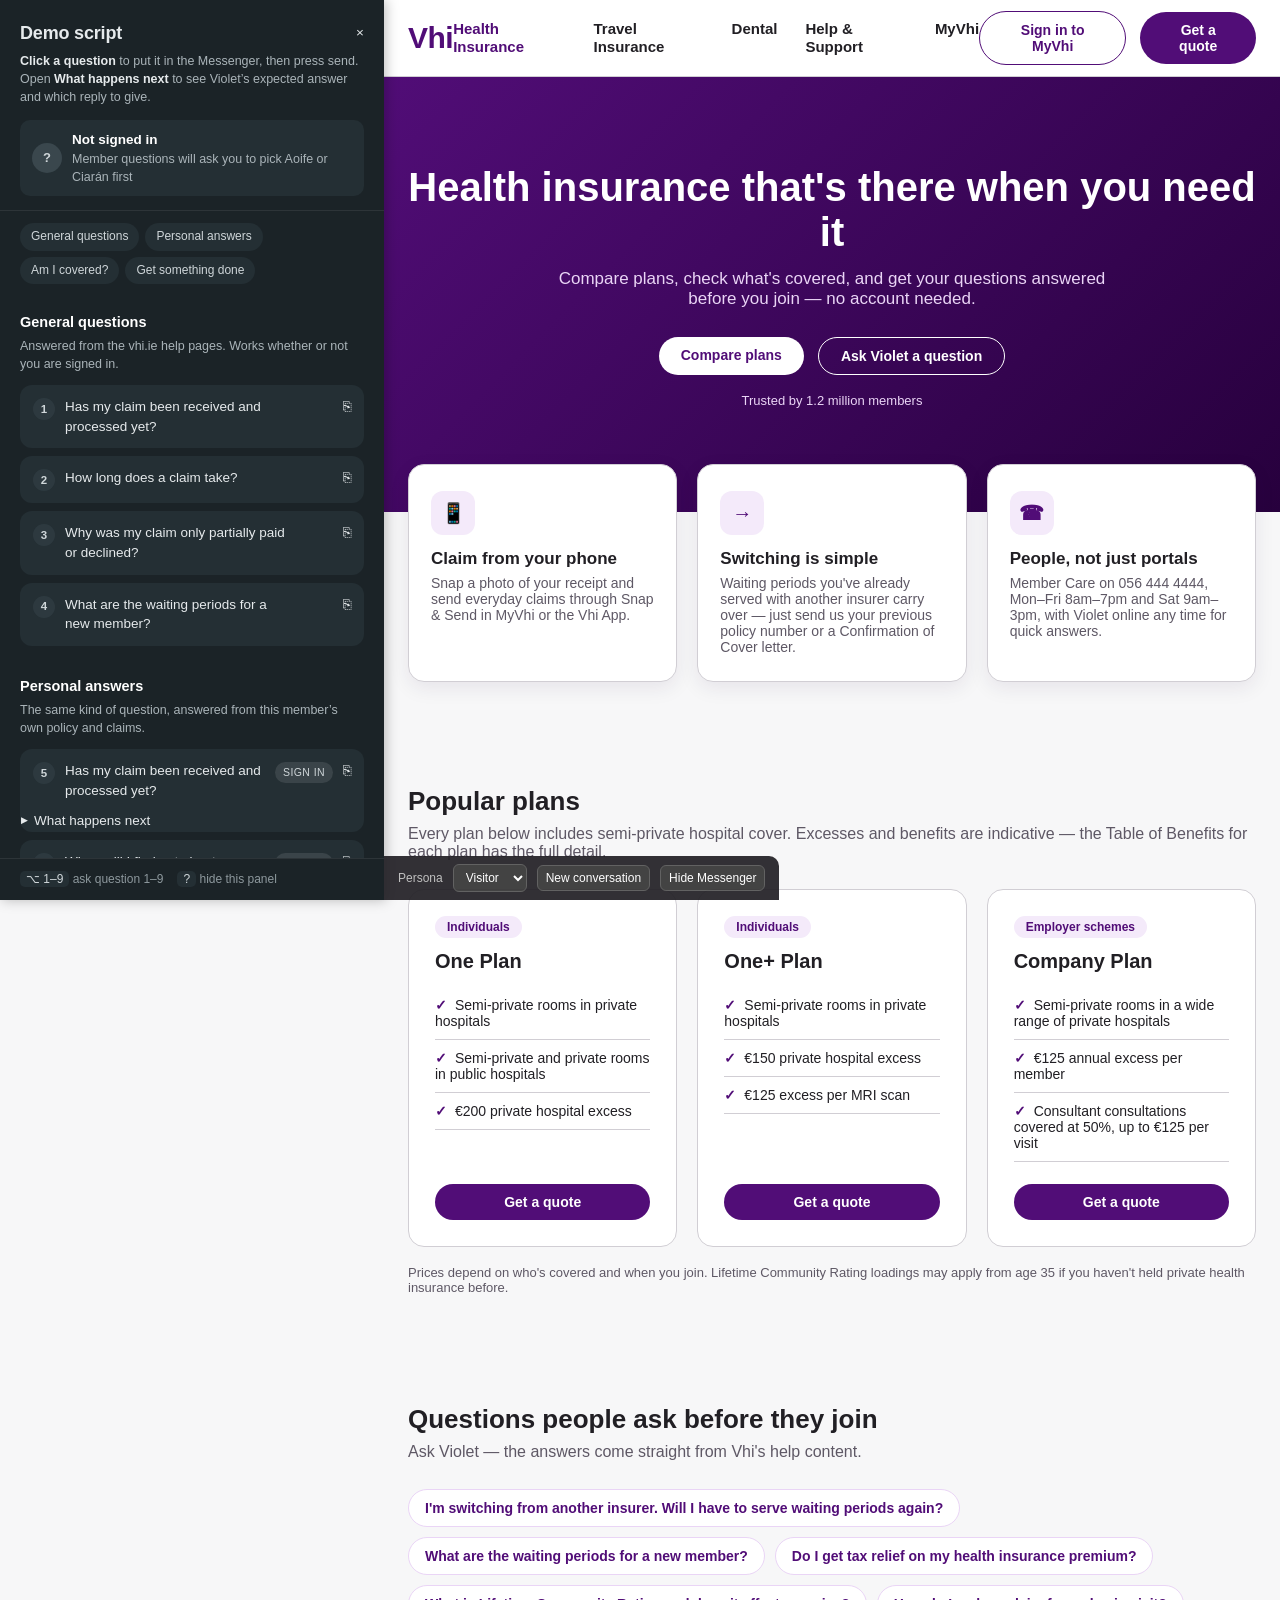
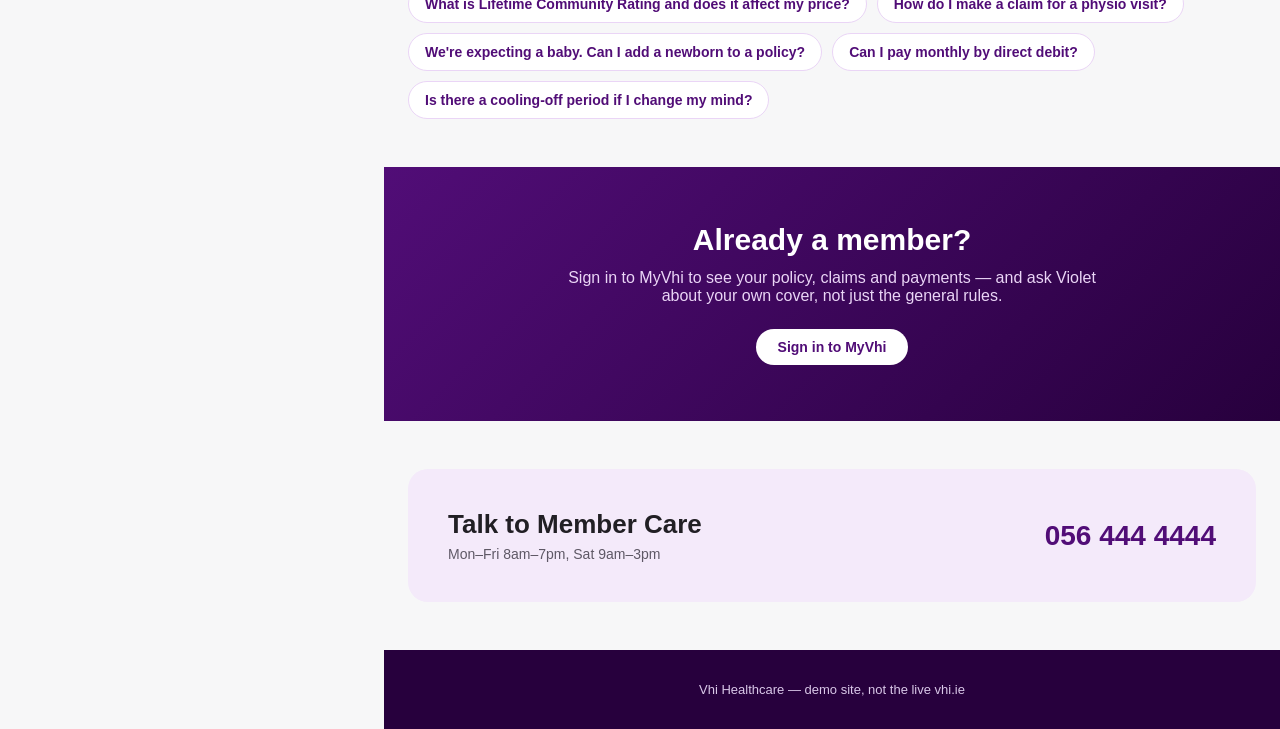
<file: index.html>
<!doctype html>
<html lang="en">
<head>
<meta charset="utf-8">
<title>Health Insurance | Vhi</title>
<meta name="viewport" content="width=device-width, initial-scale=1">
<link rel="stylesheet" href="assets/vhi.css">
</head>
<body>

<header class="site-header">
  <div class="container">
    <a class="wordmark" href="index.html">Vhi</a>
    <nav>
      <ul class="top-nav">
        <li><a href="index.html" class="active">Health Insurance</a></li>
        <li><a href="#">Travel Insurance</a></li>
        <li><a href="#">Dental</a></li>
        <li><a href="help.html">Help &amp; Support</a></li>
        <li><a href="#" id="nav-myvhi">MyVhi</a></li>
      </ul>
    </nav>
    <div class="header-actions">
      <button class="btn btn-outline" id="signin-btn">Sign in to MyVhi</button>
      <a class="btn btn-primary" href="#plans">Get a quote</a>
    </div>
  </div>
</header>

<section class="hero hero-lead">
  <div class="container">
    <h1>Health insurance that's there when you need it</h1>
    <p>Compare plans, check what's covered, and get your questions answered before you join — no account needed.</p>
    <div class="hero-cta">
      <a class="btn btn-light" href="#plans">Compare plans</a>
      <button class="btn btn-ghost" id="ask-violet-btn">Ask Violet a question</button>
    </div>
    <div class="hero-note">Trusted by 1.2 million members</div>
  </div>
</section>

<section class="tiles-section">
  <div class="container">
    <div class="tiles-grid tiles-3">
      <div class="tile">
        <div class="tile-icon">📱</div>
        <h3>Claim from your phone</h3>
        <p>Snap a photo of your receipt and send everyday claims through Snap &amp; Send in MyVhi or the Vhi App.</p>
      </div>
      <div class="tile">
        <div class="tile-icon">→</div>
        <h3>Switching is simple</h3>
        <p>Waiting periods you've already served with another insurer carry over — just send us your previous policy number or a Confirmation of Cover letter.</p>
      </div>
      <div class="tile">
        <div class="tile-icon">☎</div>
        <h3>People, not just portals</h3>
        <p>Member Care on 056 444 4444, Mon–Fri 8am–7pm and Sat 9am–3pm, with Violet online any time for quick answers.</p>
      </div>
    </div>
  </div>
</section>

<section id="plans" class="section plans-section">
  <div class="container">
    <h2>Popular plans</h2>
    <p class="lede">Every plan below includes semi-private hospital cover. Excesses and benefits are indicative — the Table of Benefits for each plan has the full detail.</p>
    <div class="plan-grid">
      <article class="plan-card">
        <span class="plan-badge">Individuals</span>
        <h3>One Plan</h3>
        <ul class="plan-points">
        <li>Semi-private rooms in private hospitals</li>
        <li>Semi-private and private rooms in public hospitals</li>
        <li>€200 private hospital excess</li>
        </ul>
        <a class="btn btn-primary" href="#contact">Get a quote</a>
      </article>
      <article class="plan-card">
        <span class="plan-badge">Individuals</span>
        <h3>One+ Plan</h3>
        <ul class="plan-points">
        <li>Semi-private rooms in private hospitals</li>
        <li>€150 private hospital excess</li>
        <li>€125 excess per MRI scan</li>
        </ul>
        <a class="btn btn-primary" href="#contact">Get a quote</a>
      </article>
      <article class="plan-card">
        <span class="plan-badge">Employer schemes</span>
        <h3>Company Plan</h3>
        <ul class="plan-points">
        <li>Semi-private rooms in a wide range of private hospitals</li>
        <li>€125 annual excess per member</li>
        <li>Consultant consultations covered at 50%, up to €125 per visit</li>
        </ul>
        <a class="btn btn-primary" href="#contact">Get a quote</a>
      </article>
    </div>
    <p class="small-print">Prices depend on who's covered and when you join. Lifetime Community Rating loadings may apply from age 35 if you haven't held private health insurance before.</p>
  </div>
</section>

<section class="section faq-section">
  <div class="container">
    <h2>Questions people ask before they join</h2>
    <p class="lede">Ask Violet — the answers come straight from Vhi's help content.</p>
    <div class="chip-grid">
      <button class="q-chip" data-q="I&#x27;m switching from another insurer. Will I have to serve waiting periods again?">I'm switching from another insurer. Will I have to serve waiting periods again?</button>
      <button class="q-chip" data-q="What are the waiting periods for a new member?">What are the waiting periods for a new member?</button>
      <button class="q-chip" data-q="Do I get tax relief on my health insurance premium?">Do I get tax relief on my health insurance premium?</button>
      <button class="q-chip" data-q="What is Lifetime Community Rating and does it affect my price?">What is Lifetime Community Rating and does it affect my price?</button>
      <button class="q-chip" data-q="How do I make a claim for a physio visit?">How do I make a claim for a physio visit?</button>
      <button class="q-chip" data-q="We&#x27;re expecting a baby. Can I add a newborn to a policy?">We're expecting a baby. Can I add a newborn to a policy?</button>
      <button class="q-chip" data-q="Can I pay monthly by direct debit?">Can I pay monthly by direct debit?</button>
      <button class="q-chip" data-q="Is there a cooling-off period if I change my mind?">Is there a cooling-off period if I change my mind?</button>
    </div>
  </div>
</section>

<section class="member-band">
  <div class="container">
    <h2>Already a member?</h2>
    <p>Sign in to MyVhi to see your policy, claims and payments — and ask Violet about your own cover, not just the general rules.</p>
    <button class="btn btn-light" id="member-signin-btn">Sign in to MyVhi</button>
  </div>
</section>

<section id="contact" class="section">
  <div class="container">
    <div class="contact-block">
      <div>
        <h2 style="margin:0 0 4px;">Talk to Member Care</h2>
        <div class="hours">Mon–Fri 8am–7pm, Sat 9am–3pm</div>
      </div>
      <div class="phone">056 444 4444</div>
    </div>
  </div>
</section>

<footer class="site-footer">
  <div class="container">Vhi Healthcare — demo site, not the live vhi.ie</div>
</footer>

<div class="modal-overlay" id="signin-modal">
  <div class="modal">
    <h3>Sign in to MyVhi</h3>
    <p>Choose a demo member to sign in as</p>
    <button class="persona-btn" data-persona="aoife">Aoife Murphy<span>One Plan Family · VHI-MEM-100482</span></button>
    <button class="persona-btn" data-persona="ciaran">Ciarán Walsh<span>Company Plan · VHI-MEM-200917</span></button>
    <button class="modal-close" id="modal-close">Cancel</button>
  </div>
</div>

<div class="presenter-bar" id="presenter-bar">
  <label>Persona</label>
  <select id="presenter-persona">
    <option value="">Visitor</option>
    <option value="aoife">Aoife</option>
    <option value="ciaran">Ciarán</option>
  </select>
  <button id="presenter-new-conv">New conversation</button>
  <button id="presenter-hide-messenger">Hide Messenger</button>
</div>

<script src="assets/app.js"></script>
<script src="assets/help-drawer.js"></script>
<script>
  var modal = document.getElementById('signin-modal');
  document.getElementById('signin-btn').addEventListener('click', function () { modal.classList.add('open'); });
  document.getElementById('member-signin-btn').addEventListener('click', function () { modal.classList.add('open'); });
  document.getElementById('nav-myvhi').addEventListener('click', function (e) { e.preventDefault(); modal.classList.add('open'); });
  document.getElementById('modal-close').addEventListener('click', function () { modal.classList.remove('open'); });
  modal.querySelectorAll('.persona-btn').forEach(function (btn) {
    btn.addEventListener('click', function () { window.vhiDemo.signIn(btn.dataset.persona); });
  });

  document.querySelectorAll('.q-chip').forEach(function (btn) {
    btn.addEventListener('click', function () { window.vhiDemo.say(btn.dataset.q); });
  });
  document.getElementById('ask-violet-btn').addEventListener('click', function () { window.Intercom('show'); });

  var bar = document.getElementById('presenter-bar');
  document.getElementById('presenter-persona').addEventListener('change', function (e) {
    var key = e.target.value || null;
    if (key) { localStorage.setItem('vhi_persona', key); } else { localStorage.removeItem('vhi_persona'); }
    window.vhiDemo.reboot(key);
    if (key) location.href = 'myvhi.html'; else window.vhiDemo.reloadClean();
  });
  document.getElementById('presenter-new-conv').addEventListener('click', function () {
    if (window.Intercom) window.Intercom('shutdown');
    window.vhiDemo.clearIntercomCookies();
    window.vhiDemo.reloadClean();
  });
  document.getElementById('presenter-hide-messenger').addEventListener('click', function () {
    if (window.Intercom) window.Intercom('hide');
  });
  document.addEventListener('keydown', function (e) {
    if (e.key === 'h') bar.classList.toggle('hidden');
  });
</script>
</body>
</html>
</file>
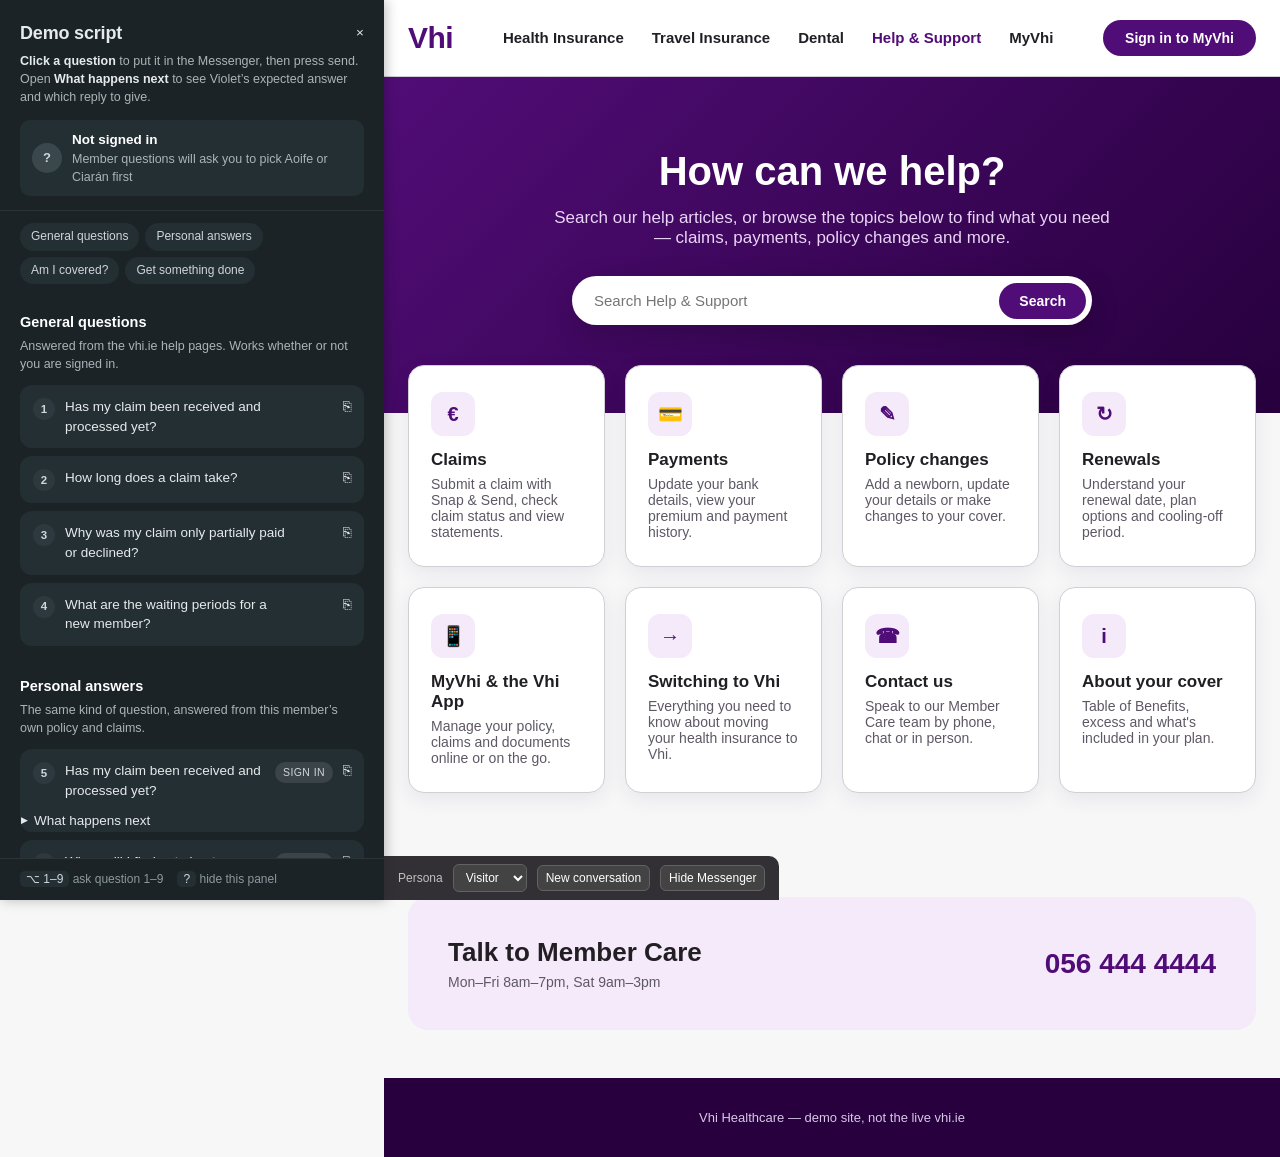
<file: help.html>
<!doctype html>
<html lang="en">
<head>
<meta charset="utf-8">
<title>Help &amp; Support | Vhi</title>
<meta name="viewport" content="width=device-width, initial-scale=1">
<link rel="stylesheet" href="assets/vhi.css">
</head>
<body>

<header class="site-header">
  <div class="container">
    <a class="wordmark" href="index.html">Vhi</a>
    <nav>
      <ul class="top-nav">
        <li><a href="index.html">Health Insurance</a></li>
        <li><a href="#">Travel Insurance</a></li>
        <li><a href="#">Dental</a></li>
        <li><a href="help.html" class="active">Help &amp; Support</a></li>
        <li><a href="#" id="nav-myvhi">MyVhi</a></li>
      </ul>
    </nav>
    <div class="header-actions">
      <button class="btn btn-primary" id="signin-btn">Sign in to MyVhi</button>
    </div>
  </div>
</header>

<section class="hero">
  <div class="container">
    <h1>How can we help?</h1>
    <p>Search our help articles, or browse the topics below to find what you need — claims, payments, policy changes and more.</p>
    <div class="search-bar">
      <input type="text" placeholder="Search Help &amp; Support">
      <button>Search</button>
    </div>
  </div>
</section>

<section class="tiles-section">
  <div class="container">
    <div class="tiles-grid">
      <a class="tile" href="#">
        <div class="tile-icon">€</div>
        <h3>Claims</h3>
        <p>Submit a claim with Snap &amp; Send, check claim status and view statements.</p>
      </a>
      <a class="tile" href="#">
        <div class="tile-icon">💳</div>
        <h3>Payments</h3>
        <p>Update your bank details, view your premium and payment history.</p>
      </a>
      <a class="tile" href="#">
        <div class="tile-icon">✎</div>
        <h3>Policy changes</h3>
        <p>Add a newborn, update your details or make changes to your cover.</p>
      </a>
      <a class="tile" href="#">
        <div class="tile-icon">↻</div>
        <h3>Renewals</h3>
        <p>Understand your renewal date, plan options and cooling-off period.</p>
      </a>
      <a class="tile" href="#">
        <div class="tile-icon">📱</div>
        <h3>MyVhi &amp; the Vhi App</h3>
        <p>Manage your policy, claims and documents online or on the go.</p>
      </a>
      <a class="tile" href="#">
        <div class="tile-icon">→</div>
        <h3>Switching to Vhi</h3>
        <p>Everything you need to know about moving your health insurance to Vhi.</p>
      </a>
      <a class="tile" href="#">
        <div class="tile-icon">☎</div>
        <h3>Contact us</h3>
        <p>Speak to our Member Care team by phone, chat or in person.</p>
      </a>
      <a class="tile" href="#">
        <div class="tile-icon">i</div>
        <h3>About your cover</h3>
        <p>Table of Benefits, excess and what's included in your plan.</p>
      </a>
    </div>
  </div>
</section>

<section class="section">
  <div class="container">
    <div class="contact-block">
      <div>
        <h2 style="margin:0 0 4px;">Talk to Member Care</h2>
        <div class="hours">Mon–Fri 8am–7pm, Sat 9am–3pm</div>
      </div>
      <div class="phone">056 444 4444</div>
    </div>
  </div>
</section>

<footer class="site-footer">
  <div class="container">Vhi Healthcare — demo site, not the live vhi.ie</div>
</footer>

<div class="modal-overlay" id="signin-modal">
  <div class="modal">
    <h3>Sign in to MyVhi</h3>
    <p>Choose a demo member to sign in as</p>
    <button class="persona-btn" data-persona="aoife">Aoife Murphy<span>One Plan Family · VHI-MEM-100482</span></button>
    <button class="persona-btn" data-persona="ciaran">Ciarán Walsh<span>Company Plan · VHI-MEM-200917</span></button>
    <button class="modal-close" id="modal-close">Cancel</button>
  </div>
</div>

<div class="presenter-bar" id="presenter-bar">
  <label>Persona</label>
  <select id="presenter-persona">
    <option value="">Visitor</option>
    <option value="aoife">Aoife</option>
    <option value="ciaran">Ciarán</option>
  </select>
  <button id="presenter-new-conv">New conversation</button>
  <button id="presenter-hide-messenger">Hide Messenger</button>
</div>

<script src="assets/app.js"></script>
<script src="assets/help-drawer.js"></script>
<script>
  var modal = document.getElementById('signin-modal');
  document.getElementById('signin-btn').addEventListener('click', function () { modal.classList.add('open'); });
  document.getElementById('nav-myvhi').addEventListener('click', function (e) { e.preventDefault(); modal.classList.add('open'); });
  document.getElementById('modal-close').addEventListener('click', function () { modal.classList.remove('open'); });
  modal.querySelectorAll('.persona-btn').forEach(function (btn) {
    btn.addEventListener('click', function () { window.vhiDemo.signIn(btn.dataset.persona); });
  });

  var bar = document.getElementById('presenter-bar');
  document.getElementById('presenter-persona').addEventListener('change', function (e) {
    var key = e.target.value || null;
    if (key) { localStorage.setItem('vhi_persona', key); } else { localStorage.removeItem('vhi_persona'); }
    window.vhiDemo.reboot(key);
    if (key) location.href = 'myvhi.html'; else window.vhiDemo.reloadClean();
  });
  document.getElementById('presenter-new-conv').addEventListener('click', function () {
    if (window.Intercom) window.Intercom('shutdown');
    window.vhiDemo.clearIntercomCookies();
    window.vhiDemo.reloadClean();
  });
  document.getElementById('presenter-hide-messenger').addEventListener('click', function () {
    if (window.Intercom) window.Intercom('hide');
  });
  document.addEventListener('keydown', function (e) {
    if (e.key === 'h') bar.classList.toggle('hidden');
  });
</script>
</body>
</html>
</file>
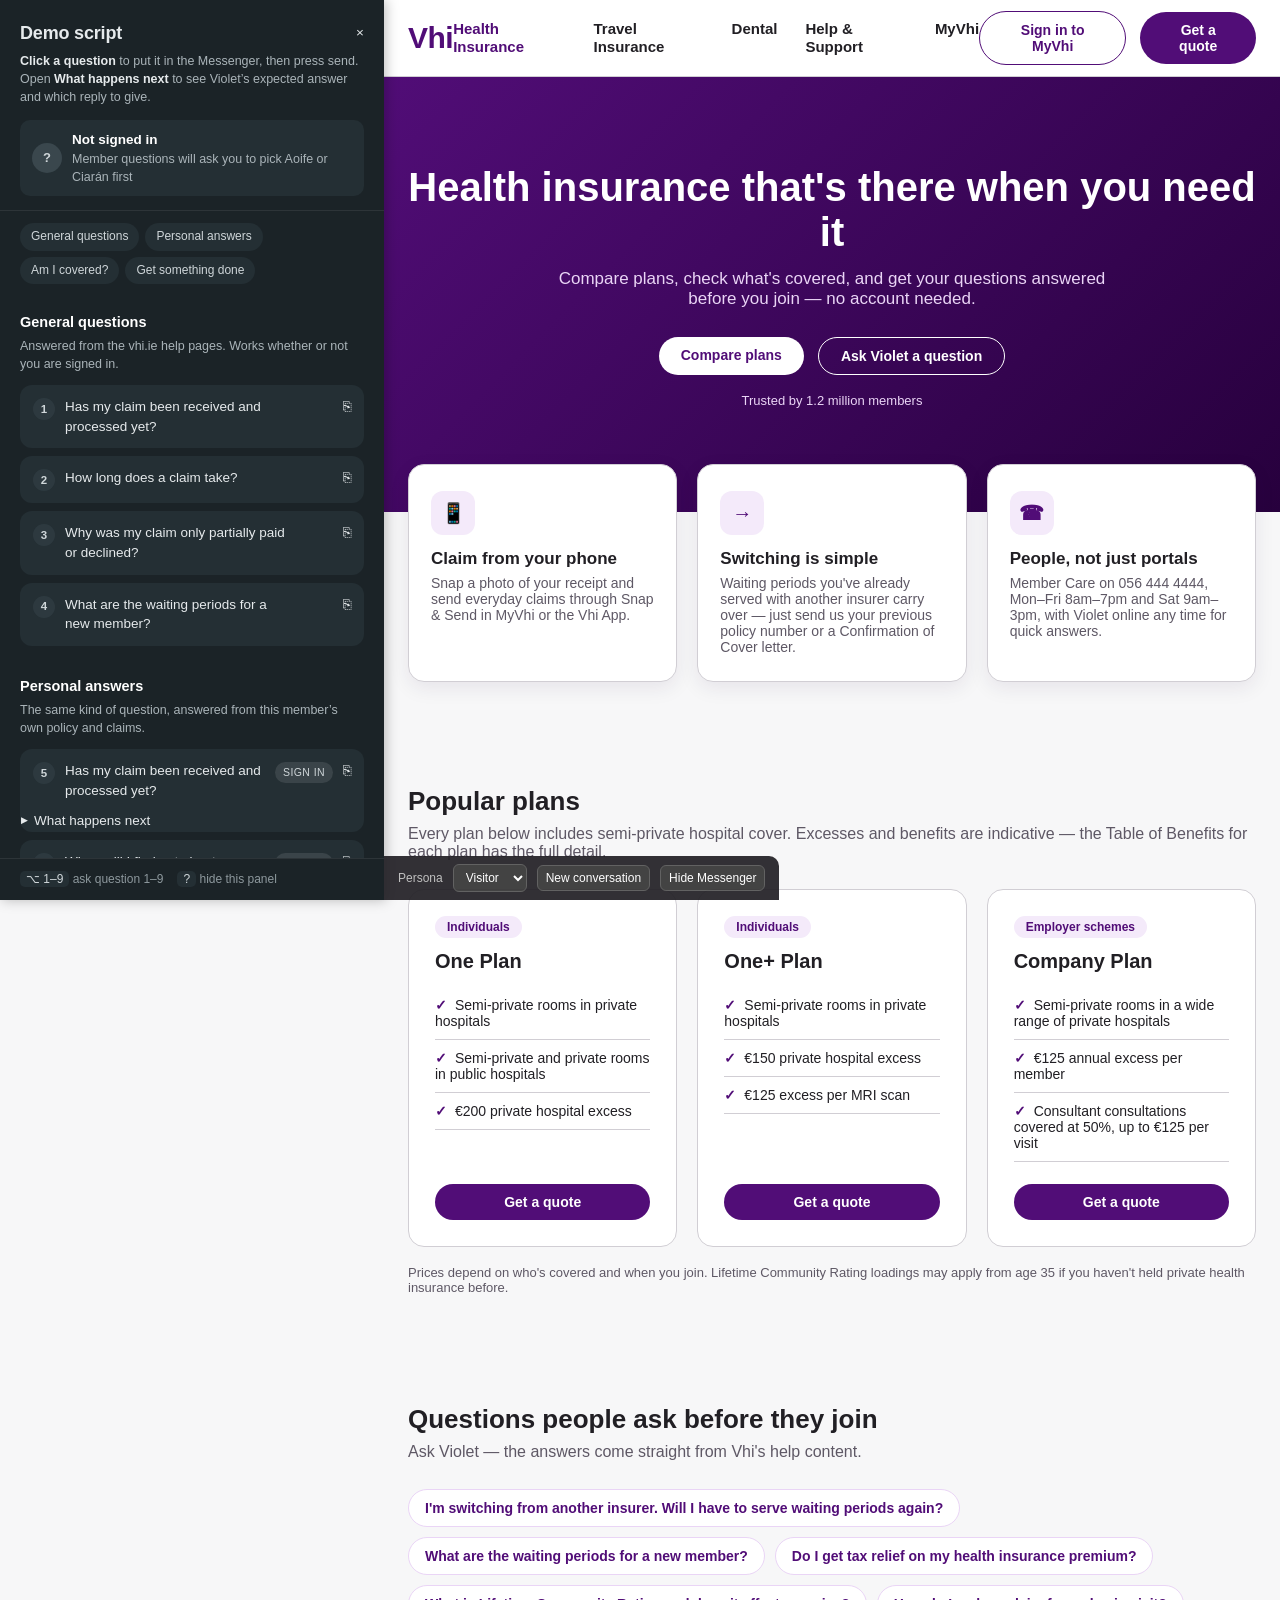
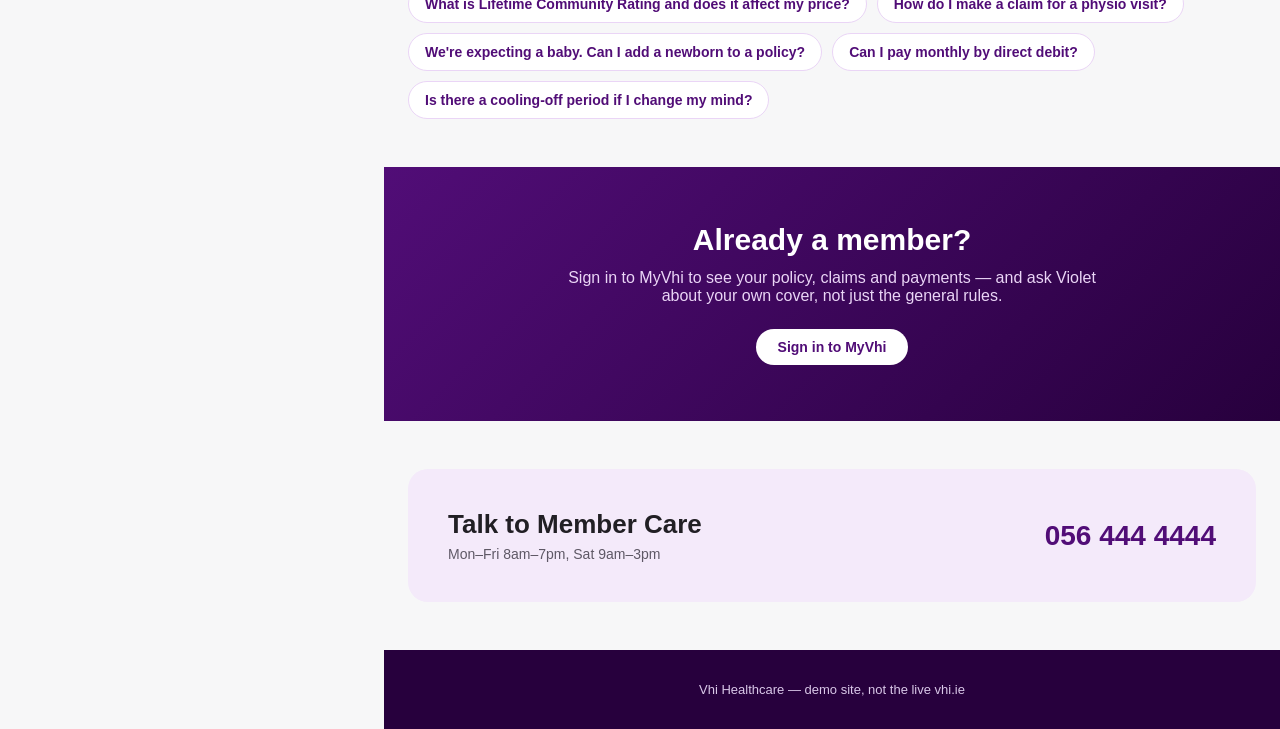
<file: myvhi.html>
<!doctype html>
<html lang="en">
<head>
<meta charset="utf-8">
<title>MyVhi | Vhi</title>
<meta name="viewport" content="width=device-width, initial-scale=1">
<link rel="stylesheet" href="assets/vhi.css">
</head>
<body>

<header class="dash-header">
  <div class="container">
    <a class="wordmark" href="index.html">Vhi</a>
    <nav>
      <ul class="top-nav">
        <li><a href="index.html">Health Insurance</a></li>
        <li><a href="help.html">Help &amp; Support</a></li>
        <li><a href="#" class="active">MyVhi</a></li>
      </ul>
    </nav>
    <div class="header-actions">
      <button class="btn btn-outline" id="signout-btn">Sign out</button>
    </div>
  </div>
</header>

<div class="container">
  <div class="dash-greeting">
    <h1 id="greeting">Welcome back</h1>
    <div class="member-no" id="member-no"></div>
  </div>

  <section class="ask-violet">
    <div>
      <h2>Ask Violet about your cover</h2>
      <p>Answers use your policy and claims, not just the help pages.</p>
    </div>
    <div class="chip-grid">
      <button class="q-chip" data-q="Has my claim been received and processed yet?">Has my claim been received and processed yet?</button>
      <button class="q-chip" data-q="Why was my physio claim only partly paid?">Why was my physio claim only partly paid?</button>
      <button class="q-chip" data-q="When does my policy renew and how do I pay?">When does my policy renew and how do I pay?</button>
    </div>
  </section>

  <div class="dash-grid" id="dash-grid"></div>
</div>

<div class="presenter-bar" id="presenter-bar">
  <label>Persona</label>
  <select id="presenter-persona">
    <option value="">Visitor</option>
    <option value="aoife">Aoife</option>
    <option value="ciaran">Ciarán</option>
  </select>
  <button id="presenter-new-conv">New conversation</button>
  <button id="presenter-hide-messenger">Hide Messenger</button>
</div>

<script src="assets/app.js"></script>
<script src="assets/help-drawer.js"></script>
<script>
(function () {
  var vhi = window.vhiDemo;
  var personaKey = vhi.currentPersona();
  if (!personaKey || !vhi.PERSONAS[personaKey]) { location.href = 'index.html'; return; }

  var grid = document.getElementById('dash-grid');

  function card(id, title, bodyHtml, full) {
    return '<section class="dash-card' + (full ? ' full' : '') + '" id="' + id + '"><h2>' + title + '</h2>' + bodyHtml + '</section>';
  }
  function errorCard(id, title) {
    return card(id, title, '<div class="banner-error">We couldn\'t load your details right now. Refresh to try again.</div>');
  }

  function renderError() {
    grid.innerHTML =
      errorCard('policy-card', 'Your policy') +
      errorCard('people-card', 'People on your policy') +
      errorCard('claims-card', 'Claims') +
      errorCard('payments-card', 'Payments') +
      errorCard('card-card', 'Digital membership card') +
      errorCard('docs-card', 'Documents') +
      errorCard('manage-card', 'Manage your policy');
  }

  function renderPolicyCard(policy) {
    var rows = '';
    rows += '<div class="card-row"><span class="label">Plan</span><span class="value">' + policy.plan_name + '</span></div>';
    rows += '<div class="card-row"><span class="label">Policy number</span><span class="value">' + policy.policy_number + '</span></div>';
    rows += '<div class="card-row"><span class="label">Status</span><span class="value"><span class="chip chip-active">' + policy.status.charAt(0).toUpperCase() + policy.status.slice(1) + '</span></span></div>';
    rows += '<div class="card-row"><span class="label">Next renewal</span><span class="value">' + vhi.longDate(policy.next_renewal_date) + '</span></div>';
    if (policy.employer_paid && policy.employer_name) {
      rows += '<div class="card-row"><span class="label">Employer</span><span class="value">' + policy.employer_name + '</span></div>';
    }
    if (policy.annual_excess_per_member_display) {
      rows += '<div class="card-row"><span class="label">Annual excess per member</span><span class="value">' + policy.annual_excess_per_member_display + '</span></div>';
    }
    rows += '<p style="margin:14px 0 0;"><a href="#" class="btn-link">Table of Benefits &rarr;</a></p>';
    return card('policy-card', 'Your policy', rows);
  }

  function renderPeopleCard(policy) {
    var items = policy.people_on_policy.map(function (p) {
      return '<li class="person-row"><span>' + p.name + '</span><span class="relationship">' + p.relationship + '</span></li>';
    }).join('');
    var body = '<ul class="people-list">' + items + '</ul>' +
      '<div class="actions-list" style="margin-top:14px;"><button id="add-newborn-btn">Add a newborn</button></div>';
    return card('people-card', 'People on your policy', body);
  }

  function renderClaimsCard(claims) {
    var rows = claims.map(function (c) {
      var note = c.status === 'returned' && c.returned_reason ? '<span class="returned-note">' + c.returned_reason + '</span>' : '';
      return '<tr>' +
        '<td>' + c.claim_reference + '</td>' +
        '<td>' + c.type + note + '</td>' +
        '<td>' + vhi.longDate(c.treatment_date) + '</td>' +
        '<td>' + c.amount_claimed_display + '</td>' +
        '<td><span class="chip chip-' + c.status + '">' + vhi.statusLabel(c.status) + '</span></td>' +
        '<td>' + (c.amount_paid_display || '—') + '</td>' +
        '</tr>';
    }).join('');
    var body = '<table class="dash-table"><thead><tr><th>Reference</th><th>Treatment</th><th>Date</th><th>Claimed</th><th>Status</th><th>Paid</th></tr></thead><tbody>' + rows + '</tbody></table>' +
      '<div class="actions-list" style="margin-top:16px;"><button id="snap-send-btn">Snap &amp; Send a claim</button></div>';
    return card('claims-card', 'Claims', body, true);
  }

  function renderPaymentsCard(payments) {
    var rows = '';
    var banner = vhi.paymentBanner(payments.last_collection);
    if (payments.method === 'employer_paid') {
      rows += '<div class="card-row"><span class="label">Method</span><span class="value">Paid by employer</span></div>';
      rows += '<div class="card-row"><span class="label">Paid by</span><span class="value">' + (window.__vhi_employer || '') + '</span></div>';
    } else {
      rows += '<div class="card-row"><span class="label">Method</span><span class="value">Direct debit</span></div>';
      rows += '<div class="card-row"><span class="label">Premium</span><span class="value">' + payments.monthly_premium_display + ' / month</span></div>';
      rows += '<div class="card-row"><span class="label">Account holder</span><span class="value">' + payments.account_holder + '</span></div>';
      rows += '<div class="card-row"><span class="label">IBAN</span><span class="value">' + payments.iban_masked + '</span></div>';
    }
    var body = (banner ? '<div class="banner-failed"><div><strong>Payment unsuccessful</strong>' + banner + '</div><button id="update-bank-btn" class="btn btn-primary">Update bank details</button></div>' : '') + rows;
    return card('payments-card', 'Payments', body);
  }

  function renderCardCard(member, policy, digital) {
    var body = '<div class="membership-card">' +
      '<div class="mc-brand">Vhi</div>' +
      '<div class="mc-name">' + member.first_name + ' ' + member.last_name + '</div>' +
      '<div class="mc-row"><div>Membership number<span>' + digital.membership_number + '</span></div><div>Valid to<span>' + vhi.longDate(digital.valid_to) + '</span></div></div>' +
      '</div>';
    return card('card-card', 'Digital membership card', body);
  }

  function renderDocsCard(docs) {
    var items = docs.map(function (d) { return '<li>' + d + '</li>'; }).join('');
    return card('docs-card', 'Documents', '<ul class="doc-list">' + items + '</ul>');
  }

  function renderManageCard() {
    var body = '<div class="actions-list">' +
      '<a href="#">Renewal &amp; plan options</a>' +
      '<button id="cancel-btn">Cancel my policy</button>' +
      '</div>';
    return card('manage-card', 'Manage your policy', body);
  }

  function wireActions() {
    var addNewborn = document.getElementById('add-newborn-btn');
    if (addNewborn) addNewborn.addEventListener('click', function () { vhi.say('I want to add my newborn baby to my policy'); });
    var snapSend = document.getElementById('snap-send-btn');
    if (snapSend) snapSend.addEventListener('click', function () { vhi.say('I want to submit a claim'); });
    var updateBank = document.getElementById('update-bank-btn');
    if (updateBank) updateBank.addEventListener('click', function () { vhi.say('I need to update my bank details'); });
    var cancelBtn = document.getElementById('cancel-btn');
    if (cancelBtn) cancelBtn.addEventListener('click', function () { vhi.say('I want to cancel my policy'); });
  }

  function render(data) {
    var m = data.member, p = data.policy, pay = data.payments;
    document.getElementById('greeting').textContent = 'Welcome back, ' + m.first_name;
    document.getElementById('member-no').textContent = 'Member number ' + m.member_id;
    window.__vhi_employer = p.employer_name;
    grid.innerHTML =
      renderPolicyCard(p) +
      renderPeopleCard(p) +
      renderClaimsCard(data.claims) +
      renderPaymentsCard(pay) +
      renderCardCard(m, p, data.digital_card) +
      renderDocsCard(data.documents) +
      renderManageCard();
    wireActions();
  }

  document.getElementById('greeting').textContent = 'Welcome back, ' + vhi.PERSONAS[personaKey].name.split(' ')[0];
  fetch(vhi.memberUrl(personaKey))
    .then(function (r) { if (!r.ok) throw new Error('bad status'); return r.json(); })
    .then(render)
    .catch(renderError);

  document.querySelectorAll('.q-chip').forEach(function (btn) {
    btn.addEventListener('click', function () { vhi.say(btn.dataset.q); });
  });

  document.getElementById('signout-btn').addEventListener('click', function () { vhi.signOut(); });

  var bar = document.getElementById('presenter-bar');
  document.getElementById('presenter-persona').value = personaKey;
  document.getElementById('presenter-persona').addEventListener('change', function (e) {
    var key = e.target.value || null;
    if (key) { localStorage.setItem('vhi_persona', key); } else { localStorage.removeItem('vhi_persona'); }
    vhi.reboot(key);
    if (key) vhi.reloadClean(); else location.href = 'index.html';
  });
  document.getElementById('presenter-new-conv').addEventListener('click', function () {
    if (window.Intercom) window.Intercom('shutdown');
    vhi.clearIntercomCookies();
    vhi.reloadClean();
  });
  document.getElementById('presenter-hide-messenger').addEventListener('click', function () {
    if (window.Intercom) window.Intercom('hide');
  });
  document.addEventListener('keydown', function (e) {
    if (e.key === 'h') bar.classList.toggle('hidden');
  });
})();
</script>
</body>
</html>
</file>
<file: assets/vhi.css>
:root {
  --vhi-purple: #510d77;
  --vhi-purple-dark: #27003d;
  --vhi-accent: #8329b7;
  --vhi-grey: #5e5865;
  --vhi-purple-tint: #f4eafa;
  --vhi-purple-tint-2: #ead5f6;
  --vhi-border: #d1ced4;
  --vhi-bg: #f7f7f8;
  --vhi-ink: #211f24;
  --vhi-red: #c40d3c;
  --vhi-red-tint: #fbe4e9;
  --vhi-green: #1f7a4d;
  --vhi-green-tint: #e4f3ea;
  --vhi-amber: #8a6100;
  --vhi-amber-tint: #fdf3d9;
  --font: -apple-system, BlinkMacSystemFont, "Segoe UI", Helvetica, Arial, sans-serif;
}

* { box-sizing: border-box; }
html, body { margin: 0; padding: 0; }
body {
  font-family: var(--font);
  color: var(--vhi-ink);
  background: var(--vhi-bg);
  -webkit-font-smoothing: antialiased;
}
a { color: var(--vhi-purple); }
button { font-family: inherit; cursor: pointer; }

.container { max-width: 1120px; margin: 0 auto; padding: 0 24px; }

/* Header */
.site-header {
  background: #fff;
  border-bottom: 1px solid var(--vhi-border);
  position: sticky;
  top: 0;
  z-index: 20;
}
.site-header .container {
  display: flex;
  align-items: center;
  justify-content: space-between;
  height: 76px;
}
.wordmark {
  font-size: 30px;
  font-weight: 800;
  color: var(--vhi-purple);
  letter-spacing: -0.5px;
  text-decoration: none;
}
.top-nav {
  display: flex;
  gap: 28px;
  list-style: none;
  margin: 0;
  padding: 0;
}
.top-nav a {
  color: var(--vhi-ink);
  text-decoration: none;
  font-size: 15px;
  font-weight: 600;
}
.top-nav a.active, .top-nav a:hover { color: var(--vhi-purple); }
.header-actions { display: flex; align-items: center; gap: 14px; }
.btn {
  display: inline-block;
  border: none;
  border-radius: 999px;
  padding: 10px 22px;
  font-size: 14px;
  font-weight: 700;
  text-decoration: none;
  text-align: center;
}
.btn-primary { background: var(--vhi-purple); color: #fff; }
.btn-primary:hover { background: var(--vhi-purple-dark); }
.btn-outline { background: #fff; color: var(--vhi-purple); border: 1.5px solid var(--vhi-purple); }
.btn-outline:hover { background: var(--vhi-purple-tint); }
.btn-link { background: none; color: var(--vhi-purple); font-weight: 700; padding: 0; }

/* Hero */
.hero {
  background: linear-gradient(135deg, var(--vhi-purple) 0%, var(--vhi-purple-dark) 100%);
  color: #fff;
  padding: 72px 0 88px;
  text-align: center;
}
.hero h1 { font-size: 40px; margin: 0 0 14px; }
.hero p { font-size: 17px; margin: 0 auto 28px; max-width: 560px; color: var(--vhi-purple-tint-2); }
.search-bar {
  max-width: 520px;
  margin: 0 auto;
  background: #fff;
  border-radius: 999px;
  padding: 6px 6px 6px 22px;
  display: flex;
  align-items: center;
  box-shadow: 0 10px 30px rgba(0,0,0,0.18);
}
.search-bar input {
  flex: 1;
  border: none;
  outline: none;
  font-size: 15px;
  padding: 10px 0;
  font-family: inherit;
}
.search-bar button {
  background: var(--vhi-purple);
  color: #fff;
  border: none;
  border-radius: 999px;
  padding: 10px 20px;
  font-weight: 700;
  font-size: 14px;
}

/* Topic tiles */
.tiles-section { margin-top: -48px; padding-bottom: 56px; }
.tiles-grid {
  display: grid;
  grid-template-columns: repeat(4, 1fr);
  gap: 20px;
}
.tile {
  background: #fff;
  border-radius: 16px;
  padding: 26px 22px;
  box-shadow: 0 6px 20px rgba(39,0,61,0.08);
  border: 1px solid var(--vhi-border);
  text-decoration: none;
  color: var(--vhi-ink);
  display: block;
}
.tile:hover { border-color: var(--vhi-accent); box-shadow: 0 10px 26px rgba(81,13,119,0.16); }
.tile .tile-icon {
  width: 44px; height: 44px;
  border-radius: 12px;
  background: var(--vhi-purple-tint);
  color: var(--vhi-purple);
  display: flex; align-items: center; justify-content: center;
  font-size: 20px; font-weight: 800;
  margin-bottom: 14px;
}
.tile h3 { margin: 0 0 6px; font-size: 17px; }
.tile p { margin: 0; font-size: 14px; color: var(--vhi-grey); }

/* Content sections */
.section { padding: 48px 0; }
.section h2 { font-size: 26px; margin: 0 0 8px; }
.section .lede { color: var(--vhi-grey); margin: 0 0 28px; }

.contact-block {
  background: var(--vhi-purple-tint);
  border-radius: 20px;
  padding: 40px;
  display: flex;
  justify-content: space-between;
  align-items: center;
  gap: 32px;
  flex-wrap: wrap;
}
.contact-block .phone { font-size: 28px; font-weight: 800; color: var(--vhi-purple); }
.contact-block .hours { color: var(--vhi-grey); font-size: 14px; margin-top: 6px; }

.site-footer {
  background: var(--vhi-purple-dark);
  color: #d9c7e8;
  padding: 32px 0;
  font-size: 13px;
  text-align: center;
}

/* Modal */
.modal-overlay {
  position: fixed; inset: 0;
  background: rgba(33,31,36,0.55);
  display: none;
  align-items: center; justify-content: center;
  z-index: 100;
}
.modal-overlay.open { display: flex; }
.modal {
  background: #fff;
  border-radius: 18px;
  padding: 32px;
  width: 360px;
  text-align: center;
}
.modal h3 { margin: 0 0 6px; }
.modal p { color: var(--vhi-grey); margin: 0 0 22px; font-size: 14px; }
.persona-btn {
  display: block;
  width: 100%;
  background: #fff;
  border: 1.5px solid var(--vhi-border);
  border-radius: 12px;
  padding: 14px;
  margin-bottom: 12px;
  font-size: 15px;
  font-weight: 700;
  text-align: left;
}
.persona-btn:hover { border-color: var(--vhi-purple); background: var(--vhi-purple-tint); }
.persona-btn span { display: block; font-weight: 400; font-size: 12px; color: var(--vhi-grey); margin-top: 2px; }
.modal-close { margin-top: 6px; background: none; border: none; color: var(--vhi-grey); font-size: 13px; text-decoration: underline; }

/* ---- MyVhi dashboard ---- */
.dash-header {
  background: #fff;
  border-bottom: 1px solid var(--vhi-border);
}
.dash-header .container {
  display: flex; align-items: center; justify-content: space-between; height: 76px;
}
.dash-greeting { padding: 32px 0 8px; }
.dash-greeting h1 { margin: 0 0 4px; font-size: 28px; }
.dash-greeting .member-no { color: var(--vhi-grey); font-size: 14px; }

.dash-grid {
  display: grid;
  grid-template-columns: repeat(2, 1fr);
  gap: 20px;
  padding: 20px 0 60px;
}
.dash-card {
  background: #fff;
  border: 1px solid var(--vhi-border);
  border-radius: 16px;
  padding: 24px;
}
.dash-card.full { grid-column: 1 / -1; }
.dash-card h2 { margin: 0 0 16px; font-size: 17px; }
.card-row { display: flex; justify-content: space-between; padding: 8px 0; border-bottom: 1px solid var(--vhi-border); font-size: 14px; }
.card-row:last-child { border-bottom: none; }
.card-row .label { color: var(--vhi-grey); }
.card-row .value { font-weight: 600; text-align: right; }

.chip { display: inline-block; padding: 3px 12px; border-radius: 999px; font-size: 12px; font-weight: 700; }
.chip-paid { background: var(--vhi-green-tint); color: var(--vhi-green); }
.chip-in_review { background: var(--vhi-amber-tint); color: var(--vhi-amber); }
.chip-returned { background: var(--vhi-red-tint); color: var(--vhi-red); }
.chip-received { background: var(--vhi-purple-tint); color: var(--vhi-purple); }
.chip-active { background: var(--vhi-green-tint); color: var(--vhi-green); }

table.dash-table { width: 100%; border-collapse: collapse; font-size: 14px; }
table.dash-table th { text-align: left; color: var(--vhi-grey); font-weight: 600; font-size: 12px; text-transform: uppercase; letter-spacing: 0.03em; padding: 6px 8px; border-bottom: 1px solid var(--vhi-border); }
table.dash-table td { padding: 10px 8px; border-bottom: 1px solid var(--vhi-border); vertical-align: top; }
table.dash-table tr:last-child td { border-bottom: none; }
.returned-note { display: block; margin-top: 4px; font-size: 12px; color: var(--vhi-red); }

.person-row { display: flex; justify-content: space-between; padding: 8px 0; border-bottom: 1px solid var(--vhi-border); font-size: 14px; }
.person-row:last-child { border-bottom: none; }
.person-row .relationship { color: var(--vhi-grey); text-transform: capitalize; }

.people-list, .doc-list { list-style: none; margin: 0; padding: 0; }
.doc-list li { padding: 8px 0; border-bottom: 1px solid var(--vhi-border); font-size: 14px; }
.doc-list li:last-child { border-bottom: none; }
.doc-list li::before { content: "📄"; margin-right: 8px; }

.banner-failed {
  background: var(--vhi-red-tint);
  border: 1px solid #f0b3c2;
  color: var(--vhi-red);
  border-radius: 12px;
  padding: 14px 16px;
  font-size: 14px;
  margin-bottom: 16px;
  display: flex;
  justify-content: space-between;
  align-items: center;
  gap: 16px;
  flex-wrap: wrap;
}
.banner-failed strong { display: block; margin-bottom: 2px; }
.banner-error {
  background: var(--vhi-amber-tint);
  border: 1px solid #ecd88a;
  color: var(--vhi-amber);
  border-radius: 10px;
  padding: 18px;
  font-size: 14px;
  text-align: center;
}

.membership-card {
  background: linear-gradient(135deg, var(--vhi-purple) 0%, var(--vhi-accent) 100%);
  color: #fff;
  border-radius: 18px;
  padding: 24px 26px;
  position: relative;
  overflow: hidden;
  min-height: 150px;
}
.membership-card::after {
  content: "";
  position: absolute; right: -40px; top: -40px;
  width: 160px; height: 160px;
  background: rgba(255,255,255,0.08);
  border-radius: 50%;
}
.membership-card .mc-brand { font-weight: 800; font-size: 20px; margin-bottom: 22px; }
.membership-card .mc-name { font-size: 19px; font-weight: 700; }
.membership-card .mc-row { display: flex; justify-content: space-between; margin-top: 18px; font-size: 12px; opacity: 0.9; }
.membership-card .mc-row div span { display: block; font-size: 14px; font-weight: 700; opacity: 1; margin-top: 2px; }

.actions-list { display: flex; flex-direction: column; gap: 10px; }
.actions-list button, .actions-list a {
  text-align: left;
  background: var(--vhi-purple-tint);
  border: none;
  border-radius: 10px;
  padding: 14px 16px;
  font-size: 14px;
  font-weight: 700;
  color: var(--vhi-purple);
  text-decoration: none;
}
.actions-list button:hover, .actions-list a:hover { background: var(--vhi-purple-tint-2); }

/* Presenter bar */
.presenter-bar {
  position: fixed;
  bottom: 0; left: 0;
  background: var(--vhi-ink);
  color: #fff;
  padding: 8px 14px;
  border-top-right-radius: 10px;
  display: flex;
  align-items: center;
  gap: 10px;
  font-size: 12px;
  z-index: 200;
  opacity: 0.92;
}
.presenter-bar.hidden { display: none; }
.presenter-bar select, .presenter-bar button {
  font-size: 12px;
  border-radius: 6px;
  border: 1px solid #555;
  background: #333;
  color: #fff;
  padding: 5px 8px;
}
.presenter-bar label { color: #bbb; }

/* Lead landing page */
.hero-lead { padding: 88px 0 104px; }
.hero-cta { display: flex; justify-content: center; gap: 14px; margin-top: 10px; flex-wrap: wrap; }
.btn-light { background: #fff; color: var(--vhi-purple); }
.btn-light:hover { background: var(--vhi-purple-tint); }
.btn-ghost { background: transparent; color: #fff; border: 1.5px solid #fff; }
.btn-ghost:hover { background: rgba(255,255,255,0.15); }
.hero-note { font-size: 13px; color: var(--vhi-purple-tint-2); margin-top: 18px; }
.tiles-3 { grid-template-columns: repeat(3, 1fr); }
.plan-grid { display: grid; grid-template-columns: repeat(3, 1fr); gap: 20px; }
.plan-card {
  background: #fff;
  border: 1px solid var(--vhi-border);
  border-radius: 16px;
  padding: 26px;
  display: flex;
  flex-direction: column;
}
.plan-badge {
  align-self: flex-start;
  background: var(--vhi-purple-tint);
  color: var(--vhi-purple);
  font-size: 12px;
  font-weight: 700;
  padding: 4px 12px;
  border-radius: 999px;
  margin-bottom: 12px;
}
.plan-card h3 { font-size: 20px; margin: 0 0 14px; }
.plan-points { list-style: none; margin: 0 0 22px; padding: 0; }
.plan-points li { padding: 10px 0; border-bottom: 1px solid var(--vhi-border); font-size: 14px; }
.plan-points li::before { content: "✓"; color: var(--vhi-purple); font-weight: 800; margin-right: 8px; }
.plan-card .btn { margin-top: auto; }
.small-print { font-size: 13px; color: var(--vhi-grey); margin-top: 18px; }
.chip-grid { display: flex; flex-wrap: wrap; gap: 10px; }
.q-chip {
  background: #fff;
  border: 1.5px solid var(--vhi-purple-tint-2);
  border-radius: 999px;
  padding: 10px 16px;
  font-size: 14px;
  font-weight: 600;
  color: var(--vhi-purple);
  text-align: left;
}
.q-chip:hover { background: var(--vhi-purple-tint); border-color: var(--vhi-purple); }
.member-band {
  background: linear-gradient(135deg, var(--vhi-purple) 0%, var(--vhi-purple-dark) 100%);
  color: #fff;
  padding: 56px 0;
  text-align: center;
}
.member-band h2 { font-size: 30px; margin: 0 0 12px; }
.member-band p { max-width: 560px; margin: 0 auto 24px; color: var(--vhi-purple-tint-2); }
.ask-violet {
  background: #fff;
  border: 1px solid var(--vhi-border);
  border-radius: 16px;
  padding: 24px;
  margin: 20px 0 0;
  display: grid;
  grid-template-columns: 1fr 2fr;
  gap: 24px;
  align-items: center;
}
.ask-violet h2 { font-size: 17px; margin: 0 0 4px; }
.ask-violet p { font-size: 14px; color: var(--vhi-grey); margin: 0; }

@media (max-width: 900px) {
  .top-nav { display: none; }
  .tiles-grid { grid-template-columns: repeat(2, 1fr); }
  .dash-grid { grid-template-columns: 1fr; }
  .tiles-3, .plan-grid, .ask-violet { grid-template-columns: 1fr; }
}
</file>
